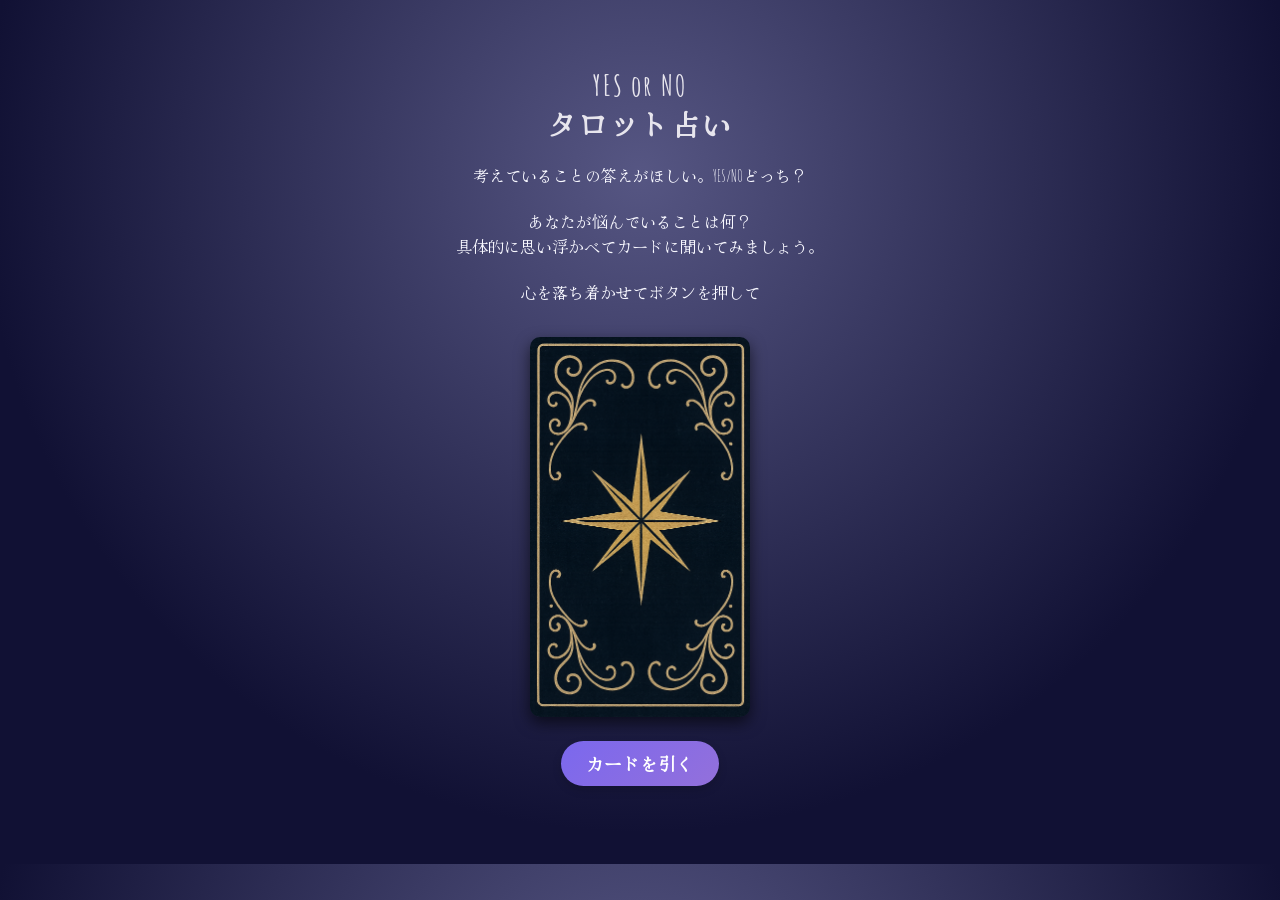
<file: tarot/index.html>
<!DOCTYPE html>
<html lang="ja">
<head>
  <meta charset="UTF-8">
  <meta name="viewport" content="width=device-width, initial-scale=1.0">
  <title>YES or NO タロット占い</title>
  <link rel="stylesheet" href="css/style.css" >
  <style>
  
    
  </style>
  <script src="js/script.js" defer></script>
</head>
<body>

  <h1>YES or NO<br>タロット占い</h1>
  <p>考えていることの答えがほしい。YES/NOどっち？</p>
  <p>あなたが悩んでいることは何？<br>具体的に思い浮かべてカードに聞いてみましょう。</p>
  <p>心を落ち着かせてボタンを押して</p>

  <!-- カード表出エリア -->
  <div class="cardImage">
    <img src="images/back2.png" alt="card" width="220" height="380">
  </div>

  <!-- カードを引くボタン -->
  <button id="drawButton">カードを引く</button>

  <!-- 結果表示エリア -->
  <div class="result" id="result">
    <p id="cardName"></p>
    <p id="cardMeaning"></p>
  </div>

</body>
</html>
</file>
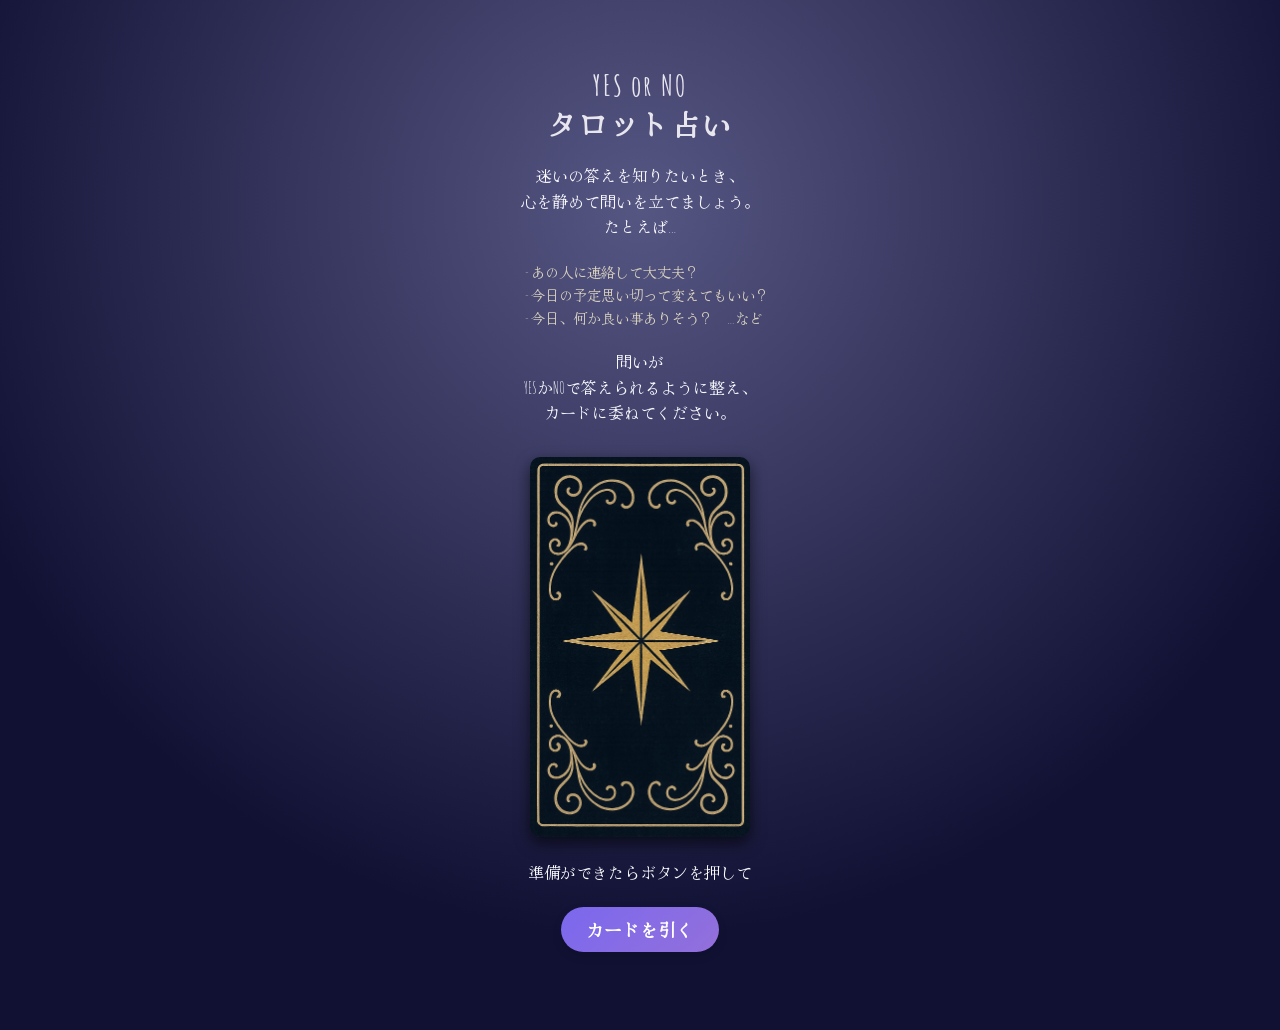
<file: tarot/yesno.html>
<!DOCTYPE html>
<html lang="ja">
<head>
  <!-- Google tag (gtag.js) -->
  <script async src="https://www.googletagmanager.com/gtag/js?id=G-ZCC2FWWRP4"></script>
  <script>
    window.dataLayer = window.dataLayer || [];
    function gtag(){dataLayer.push(arguments);}
    gtag('js', new Date());

    gtag('config', 'G-ZCC2FWWRP4');
  </script>
  <meta charset="UTF-8">
  <meta name="viewport" content="width=device-width, initial-scale=1.0">
  <title>YES or NO タロット占い</title>
  <link rel="icon" href="images/favicon.png" type="image/png">
  <link rel="stylesheet" href="css/style.css" >
<style>

</style>
  <script src="js/script.js" defer></script>
</head>
<body>

<h1>YES or NO<br>タロット占い</h1>
<p>迷いの答えを知りたいとき、<br>
  心を静めて問いを立てましょう。<br>たとえば…</p>
  <div class="examples-wrapper">
    <ul class="examples">
      <li>あの人に連絡して大丈夫？</li>
      <li>今日の予定思い切って変えてもいい？</li>
      <li>今日、何か良い事ありそう？　…など</li>
    </ul>
    <p>問いが<br>YESかNOで答えられるように整え、<br>カードに委ねてください。</p>
  </div>

  <!-- カード表出エリア -->
  <div class="cardImage">
    <img src="images/back2.png" alt="card" width="220" height="380">
  </div>
  <p>準備ができたらボタンを押して</p>
  <!-- カードを引くボタン -->
  <button id="drawButton">カードを引く</button>

  <!-- 結果表示エリア -->
  <div class="result" id="result">
    <p id="cardName"></p>
    <p id="cardMeaning"></p>
  </div>

  <!-- もう一度占うボタン -->
  <button id="resetButton" style="display:none;">もう一度占う</button>

</body>
</html>
</file>
<file: tarot/css/style.css>
@import url('https://fonts.googleapis.com/css2?family=Amatic+SC&display=swap');
@import url('https://fonts.googleapis.com/css2?family=Hina+Mincho&display=swap');

body {
  background: radial-gradient(circle at 50% 20%, #565683 0%, #111134 70%);
  font-family: 'Amatic SC','Hina Mincho', serif;
  color: #f8f8ff;
  text-align: center;
  padding: 40px;
}


/* タイトル */
h1 {
  font-size: 1.8rem;
  color: #e7e5ed;
  letter-spacing: 2px;
  margin-bottom: 10px;
}

/* 説明テキスト */
p {
  margin: 20px 0;
  font-size: 1rem;
  line-height: 1.6;
}

/* 親要素で中央寄せ */
.examples-wrapper {
  text-align: center;
}

/* リストは左揃え */
ul.examples {
  display: inline-block;    /* 中央寄せのためインラインブロック */
  text-align: left;         /* 左揃え */
  margin: 0;
  padding-left: 1em;      /* 左余白 */
  list-style-type: none;    /* デフォルトの中黒を消す */
  font-size: 0.9em;         /* 少し小さめ */
  color: #d8d1be;         /* やわらかいイエロー */
}

ul.examples li::before {
  content: "- ";             /* 行頭にハイフン */
}

ul.examples li {
  line-height: 1.6;          /* 行間 */
}

/* カード画像エリア */
.cardImage {
  margin: 30px auto 20px;
}

.cardImage img {
  width: 220px;
  height: 380px;
  border-radius: 10px;
  object-fit: cover;
  box-shadow: 0 6px 15px rgba(0, 0, 0, 0.6);
  transition: transform 0.5s; /* JSで回転変更時の滑らかさ */
  --rotation: rotate(0deg);  /* 回転用変数を初期化 */
}

/* hoverでふわふわ */
.cardImage img:hover{
    animation: float 1.5s ease-in-out infinite; /* 1.5s … 1サイクルの時間（短くすると速く動く） */
}

@keyframes float{
    0%  { transform: var(--rotation) translateY(0); }   /* 元の位置 */
    50% { transform: var(--rotation) translateY(-8px); }    /* 少し上に浮く */
    100%{ transform: var(--rotation) translateY(0); }   /* 元の位置に戻る */
}

/* カードを引くボタン */
button {
  font-family: inherit;
}

#drawButton {
  background: linear-gradient(135deg, #7b68ee, #9370db);
  color: white;
  font-size: 1.1rem;
  font-weight: bold;
  padding: 10px 25px;
  border: none;
  border-radius: 30px;
  cursor: pointer;
  transition: 0.3s;
  box-shadow: 0 4px 10px rgba(0, 0, 0, 0.15);
}

/* #drawButton:hover {
  transform: scale(1.05);
  background: linear-gradient(135deg, #6a5acd, #836fff);
}
 */
#drawButton:active{
    transform: scale(0.95);
    box-shadow: 0 2px 5px rgba(0, 0, 0, 0.25);
}

/* 結果エリア */
.result {
  margin-top: 30px;
  background: rgba(255, 255, 255, 0.7);
  padding: 0;
  border-radius: 16px;
  box-shadow: 0 4px 15px rgba(0, 0, 0, 0.15);
  width: auto;
  margin-left: auto;
  margin-right: auto;
  opacity: 0;
  transition: opacity 0.8s ease;
}

.result.show{
    opacity: 1;
}


/* カード名 */
#cardName {
  font-size: 1.3rem;
  font-weight: bold;
  color: #4b3f72;
  margin-bottom: 8px;
  letter-spacing: 1px;
}

/* 意味・メッセージ */
#cardMeaning {
  font-size: 1rem;
  color: #3d355b;
  line-height: 1.8;
  white-space: pre-line;
}

#result {
  margin-bottom: 20px; /* 結果枠の下に余白を確保 */
}

/* もう一度占うボタン */

#resetButton {
  display: none;
  margin: 20px auto 150px;
  padding: 5px 25px;
  font-size: 1rem;
  font-family: inherit;
  color: #e9e6ff;
  background: rgba(255, 255, 255, 0.05);
  border: 1px solid rgba(255, 255, 255, 0.5);
  border-radius: 25px;
  cursor: pointer;
  position: relative;
  overflow: hidden;
  transition: 0.4s ease;
}

#resetButton::before {
  content: '';
  position: absolute;
  top: 0; left: -75%;
  width: 50%; height: 100%;
  background: linear-gradient(120deg, transparent, rgba(255,255,255,0.4), transparent);
  transform: skewX(-25deg);
  transition: 0.5s;
}

#resetButton:active {
  transform: scale(0.96);
}

/* 自動で光るアニメーション用クラス */
#resetButton.animate::before {
  animation: shine 2s linear infinite;
}

@keyframes shine {
  0% { left: -75%; }
  100% { left: 125%; }
}
</file>
